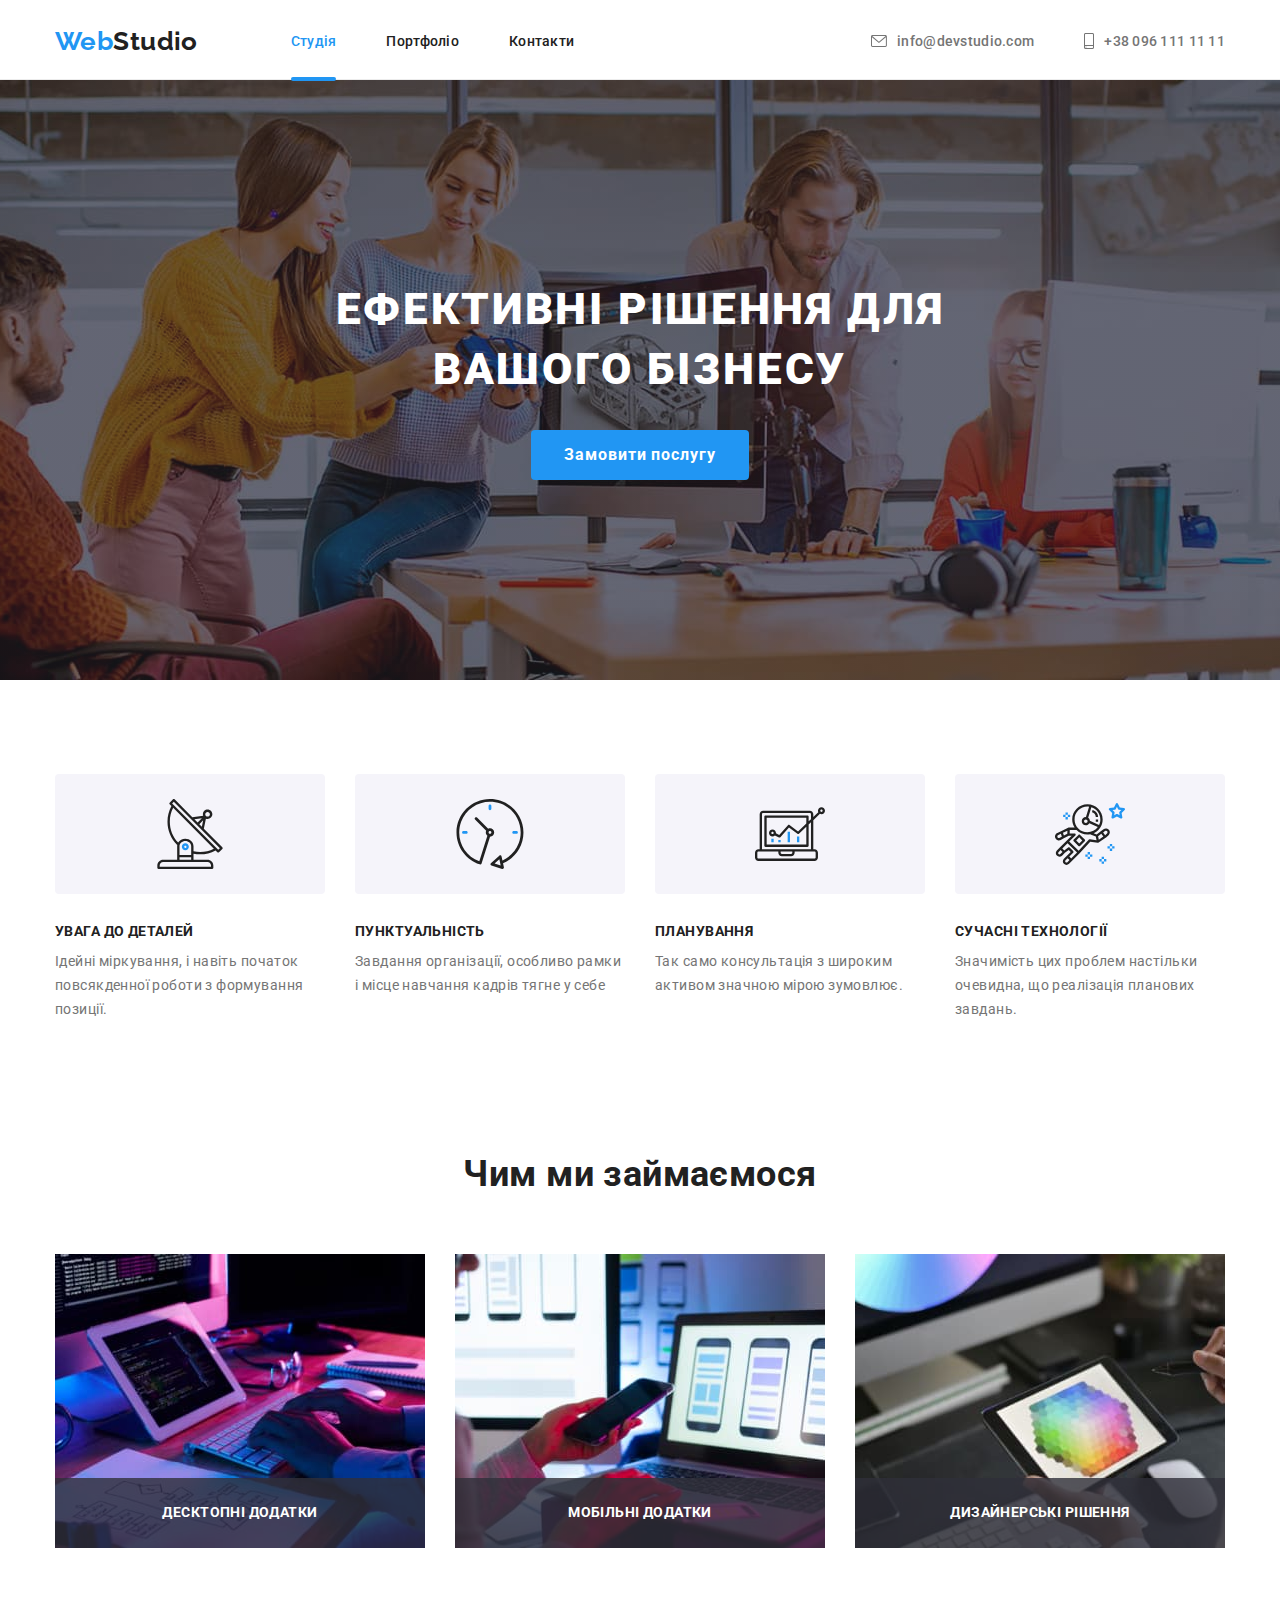
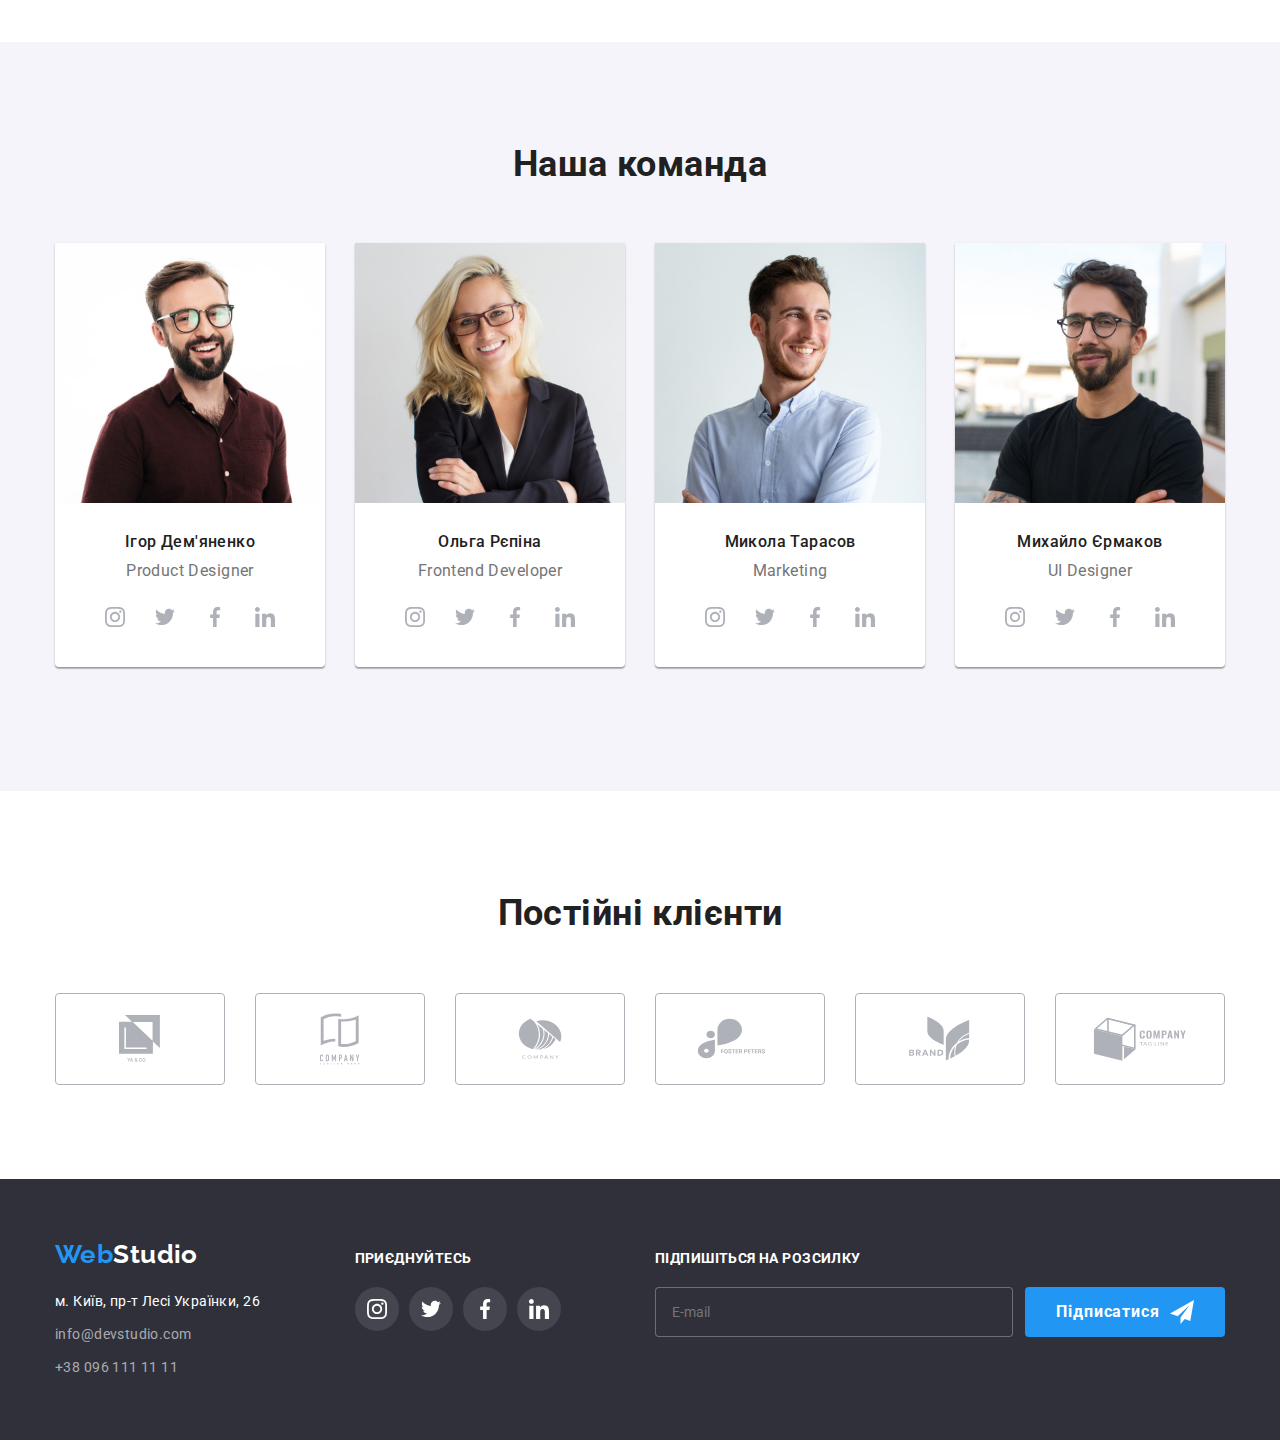
<file: index.html>
<!DOCTYPE html>
<html lang="uk">
  <head>
    <meta charset="UTF-8" />
    <meta http-equiv="X-UA-Compatible" content="IE=edge" />
    <meta name="viewport" content="width=device-width, initial-scale=1.0" />
    <title>WebStudio</title>
    <link rel="preconnect" href="https://fonts.googleapis.com" />
    <link rel="preconnect" href="https://fonts.gstatic.com" crossorigin />
    <link
      href="https://fonts.googleapis.com/css2?family=Raleway:wght@700&family=Roboto:wght@400;500;700;900&display=swap"
      rel="stylesheet"
    />
    <link rel="stylesheet" href="./css/main.min.css" />
  </head>
  <body>
    <header class="header">
      <div class="container header-items">
        <a href="./index.html" class="logo header-logo link"
          >Web<span class="logo-black">Studio</span></a
        >

        <nav class="site-nav">
          <ul class="site-nav-list list">
            <li class="site-nav-item">
              <a class="site-nav-link link current" href="./index.html"
                >Студія</a
              >
            </li>
            <li class="site-nav-item">
              <a class="site-nav-link link" href="./portfolio.html"
                >Портфоліо</a
              >
            </li>
            <li class="site-nav-item">
              <a class="site-nav-link link" href="">Контакти</a>
            </li>
          </ul>
        </nav>

        <ul class="contact list">
          <li class="contact-item">
            <a class="contact-link link" href="mailto:info@devstudio.com"
              ><svg
                class="contact-icon contact-icon-envelope"
                width="16"
                height="12"
              >
                <use href="./images/symbol-defs.svg#icon-envelope"></use>
              </svg>
              info@devstudio.com</a
            >
          </li>
          <li class="contact-item">
            <a class="contact-link link" href="tell:+380961111111"
              ><svg
                class="contact-icon contact-icon-smartphone"
                width="10"
                height="16"
              >
                <use href="./images/symbol-defs.svg#icon-smartphone"></use>
              </svg>

              +38 096 111 11 11</a
            >
          </li>
        </ul>

        <button type="button" class="menu-open" data-menu-open>
          <svg width="40" height="40" aria-label="Перемикач мобільного меню">
            <use href="./images/symbol-defs.svg#icon-menu-40px"></use>
          </svg>
        </button>
      </div>

      <div class="mob-menu is-hidden" data-menu>
        <div class="mob-container">
          <button type="button" class="mob-menu-close" data-menu-close>
            <svg width="40" height="40">
              <use href="./images/symbol-defs.svg#icon-close-40px"></use>
            </svg>
          </button>
          <ul class="mob-menu-list list">
            <li class="mob-menu-item">
              <a class="mob-menu-link link current" href="./index.html"
                >Студія</a
              >
            </li>
            <li class="mob-menu-item">
              <a class="mob-menu-link link" href="./portfolio.html"
                >Портфоліо</a
              >
            </li>
            <li class="mob-menu-item">
              <a class="mob-menu-link link" href="">Контакти</a>
            </li>
          </ul>

          <div class="mob-contacts">
            <ul class="mob-contact list">
              <li class="mob-contact-item">
                <a class="mob-contact-tel link" href="tell:+380961111111"
                  >+38 096 111 11 11</a
                >
              </li>
              <li class="mob-contact-item">
                <a
                  class="mob-contact-mail link"
                  href="mailto:info@devstudio.com"
                >
                  info@devstudio.com</a
                >
              </li>
            </ul>

            <ul class="mob-social list">
              <li class="mob-social-item">
                <a href="" class="mob-social-link link">Instagram</a>
              </li>
              <li class="mob-social-item">
                <a href="" class="mob-social-link link">Twitter</a>
              </li>
              <li class="mob-social-item">
                <a href="" class="mob-social-link link">Facebook</a>
              </li>
              <li class="mob-social-item">
                <a href="" class="mob-social-link link">LinkedIn</a>
              </li>
            </ul>
          </div>
        </div>
      </div>
    </header>
    <main>
      <section class="hero">
        <h1 class="hero--title">
          Ефективні рішення для<br />
          вашого бізнесу
        </h1>
        <button type="button" class="hero--button" data-modal-open>
          Замовити послугу
        </button>
      </section>

      <section class="section features">
        <div class="container">
          <h2 class="section-title visually-hidden">Наші переваги</h2>
          <ul class="features list">
            <li class="features--item">
              <div class="features--pic">
                <svg class="features--icon" width="70" height="70">
                  <use
                    href="./images/symbol-defs.svg#icon-satellite-features"
                  ></use>
                </svg>
              </div>
              <h3 class="features--title title">УВАГА ДО ДЕТАЛЕЙ</h3>
              <p class="features--text">
                Ідейні міркування, і навіть початок повсякденної роботи з
                формування позиції.
              </p>
            </li>
            <li class="features--item">
              <div class="features--pic">
                <svg class="features--icon" width="70" height="70">
                  <use
                    href="./images/symbol-defs.svg#icon-clock-features"
                  ></use>
                </svg>
              </div>
              <h3 class="features--title title">ПУНКТУАЛЬНІСТЬ</h3>
              <p class="features--text">
                Завдання організації, особливо рамки і місце навчання кадрів
                тягне у себе
              </p>
            </li>
            <li class="features--item">
              <div class="features--pic">
                <svg class="features--icon" width="70" height="70">
                  <use
                    href="./images/symbol-defs.svg#icon-diagram-features"
                  ></use>
                </svg>
              </div>
              <h3 class="features--title title">ПЛАНУВАННЯ</h3>
              <p class="features--text">
                Так само консультація з широким активом значною мірою зумовлює.
              </p>
            </li>
            <li class="features--item">
              <div class="features--pic">
                <svg class="features--icon" width="70" height="70">
                  <use
                    href="./images/symbol-defs.svg#icon-astronaut-features"
                  ></use>
                </svg>
              </div>
              <h3 class="features--title title">СУЧАСНІ ТЕХНОЛОГІЇ</h3>
              <p class="features--text">
                Значимість цих проблем настільки очевидна, що реалізація
                планових завдань.
              </p>
            </li>
          </ul>
        </div>
      </section>

      <section class="section work">
        <div class="container">
          <h2 class="section-title">Чим ми займаємося</h2>
          <ul class="work--list list">
            <li class="work--item">
              <div class="work--thumb">
                <img
                  srcset="
                    ./images/work/box-1.jpg    1x,
                    ./images/work/box-1-2x.jpg 2x
                  "
                  src="./images/work/box-1.jpg"
                  alt="пише код на комп'ютері"
                  width="370"
                />
                <div class="work--overlay">
                  <h3 class="work--title title">Десктопні додатки</h3>
                </div>
              </div>
            </li>
            <li class="work--item">
              <div class="work--thumb">
                <img
                  srcset="
                    ./images/work/box-2.jpg    1x,
                    ./images/work/box-2-2x.jpg 2x
                  "
                  src="./images/work/box-2.jpg"
                  alt="обирає мобільний інтерфейс"
                  width="370"
                />
                <div class="work--overlay">
                  <h3 class="work--title title">Мобільні додатки</h3>
                </div>
              </div>
            </li>
            <li class="work--item">
              <div class="work--thumb">
                <img
                  srcset="
                    ./images/work/box-3.jpg    1x,
                    ./images/work/box-3-2x.jpg 2x
                  "
                  src="./images/work/box-3.jpg"
                  alt="обирає колір на планшеті"
                  width="370"
                />
                <div class="work--overlay">
                  <h3 class="work--title title">Дизайнерські рішення</h3>
                </div>
              </div>
            </li>
          </ul>
        </div>
      </section>

      <section class="section team">
        <div class="container">
          <h2 class="section-title">Наша команда</h2>
          <ul class="team-list list">
            <li class="team-item">
              <picture>
                <source
                  srcset="
                    ./images/team/team-1.jpg         1x,
                    ./images/team/team-1-desk-2x.jpg 2x
                  "
                  media="(min-width: 1200px)"
                />
                <source
                  srcset="
                    ./images/team/team-1-tab.jpg    1x,
                    ./images/team/team-1-tab-2x.jpg 2x
                  "
                  media="(min-width: 768px)"
                />
                <source
                  srcset="
                    ./images/team/team-1-mob.jpg    1x,
                    ./images/team/team-1-mob-2x.jpg 2x
                  "
                  media="(max-width: 767px)"
                />
                <img src="./images/team/team-1.jpg" alt="фото 1" width="450" />
              </picture>

              <div class="team-card">
                <h3 class="team-name">Ігор Дем'яненко</h3>
                <p class="team-title" lang="en">Product Designer</p>
                <ul class="social list">
                  <li class="social-item">
                    <a href="" class="social-link">
                      <svg class="social-icon" width="20" height="20">
                        <use
                          href="./images/symbol-defs.svg#icon-instagram"
                        ></use>
                      </svg>
                    </a>
                  </li>
                  <li class="social-item">
                    <a href="" class="social-link">
                      <svg class="social-icon" width="20" height="20">
                        <use href="./images/symbol-defs.svg#icon-twitter"></use>
                      </svg>
                    </a>
                  </li>
                  <li class="social-item">
                    <a href="" class="social-link">
                      <svg class="social-icon" width="20" height="20">
                        <use
                          href="./images/symbol-defs.svg#icon-facebook"
                        ></use>
                      </svg>
                    </a>
                  </li>
                  <li class="social-item">
                    <a href="" class="social-link">
                      <svg class="social-icon" width="20" height="20">
                        <use
                          href="./images/symbol-defs.svg#icon-linkedin"
                        ></use>
                      </svg>
                    </a>
                  </li>
                </ul>
              </div>
            </li>
            <li class="team-item">
              <picture>
                <source
                  srcset="
                    ./images/team/team-2.jpg         1x,
                    ./images/team/team-2-desk-2x.jpg 2x
                  "
                  media="(min-width: 1200px)"
                />
                <source
                  srcset="
                    ./images/team/team-2-tab.jpg    1x,
                    ./images/team/team-2-tab-2x.jpg 2x
                  "
                  media="(min-width: 768px)"
                />
                <source
                  srcset="
                    ./images/team/team-2-mob.jpg    1x,
                    ./images/team/team-2-mob-2x.jpg 2x
                  "
                  media="(max-width: 767px)"
                />
                <img src="./images/team/team-2.jpg" alt="фото 1" width="450" />
              </picture>
              <div class="team-card">
                <h3 class="team-name">Ольга Рєпіна</h3>
                <p class="team-title" lang="en">Frontend Developer</p>
                <ul class="social list">
                  <li class="social-item">
                    <a href="" class="social-link">
                      <svg class="social-icon" width="20" height="20">
                        <use
                          href="./images/symbol-defs.svg#icon-instagram"
                        ></use>
                      </svg>
                    </a>
                  </li>
                  <li class="social-item">
                    <a href="" class="social-link">
                      <svg class="social-icon" width="20" height="20">
                        <use href="./images/symbol-defs.svg#icon-twitter"></use>
                      </svg>
                    </a>
                  </li>
                  <li class="social-item">
                    <a href="" class="social-link">
                      <svg class="social-icon" width="20" height="20">
                        <use
                          href="./images/symbol-defs.svg#icon-facebook"
                        ></use>
                      </svg>
                    </a>
                  </li>
                  <li class="social-item">
                    <a href="" class="social-link">
                      <svg class="social-icon" width="20" height="20">
                        <use
                          href="./images/symbol-defs.svg#icon-linkedin"
                        ></use>
                      </svg>
                    </a>
                  </li>
                </ul>
              </div>
            </li>
            <li class="team-item">
              <picture>
                <source
                  srcset="
                    ./images/team/team-3.jpg         1x,
                    ./images/team/team-3-desk-2x.jpg 2x
                  "
                  media="(min-width: 1200px)"
                />
                <source
                  srcset="
                    ./images/team/team-3-tab.jpg    1x,
                    ./images/team/team-3-tab-2x.jpg 2x
                  "
                  media="(min-width: 768px)"
                />
                <source
                  srcset="
                    ./images/team/team-3-mob.jpg    1x,
                    ./images/team/team-3-mob-2x.jpg 2x
                  "
                  media="(max-width: 767px)"
                />
                <img src="./images/team/team-3.jpg" alt="фото 1" width="450" />
              </picture>
              <div class="team-card">
                <h3 class="team-name">Микола Тарасов</h3>
                <p class="team-title" lang="en">Marketing</p>
                <ul class="social list">
                  <li class="social-item">
                    <a href="" class="social-link">
                      <svg class="social-icon" width="20" height="20">
                        <use
                          href="./images/symbol-defs.svg#icon-instagram"
                        ></use>
                      </svg>
                    </a>
                  </li>
                  <li class="social-item">
                    <a href="" class="social-link">
                      <svg class="social-icon" width="20" height="20">
                        <use href="./images/symbol-defs.svg#icon-twitter"></use>
                      </svg>
                    </a>
                  </li>
                  <li class="social-item">
                    <a href="" class="social-link">
                      <svg class="social-icon" width="20" height="20">
                        <use
                          href="./images/symbol-defs.svg#icon-facebook"
                        ></use>
                      </svg>
                    </a>
                  </li>
                  <li class="social-item">
                    <a href="" class="social-link">
                      <svg class="social-icon" width="20" height="20">
                        <use
                          href="./images/symbol-defs.svg#icon-linkedin"
                        ></use>
                      </svg>
                    </a>
                  </li>
                </ul>
              </div>
            </li>
            <li class="team-item">
              <picture>
                <source
                  srcset="
                    ./images/team/team-4.jpg         1x,
                    ./images/team/team-4-desk-2x.jpg 2x
                  "
                  media="(min-width: 1200px)"
                />
                <source
                  srcset="
                    ./images/team/team-4-tab.jpg    1x,
                    ./images/team/team-4-tab-2x.jpg 2x
                  "
                  media="(min-width: 768px)"
                />
                <source
                  srcset="
                    ./images/team/team-4-mob.jpg    1x,
                    ./images/team/team-4-mob-2x.jpg 2x
                  "
                  media="(max-width: 767px)"
                />
                <img src="./images/team/team-4.jpg" alt="фото 1" width="450" />
              </picture>
              <div class="team-card">
                <h3 class="team-name">Михайло Єрмаков</h3>
                <p class="team-title" lang="en">UI Designer</p>
                <ul class="social list">
                  <li class="social-item">
                    <a href="" class="social-link">
                      <svg class="social-icon" width="20" height="20">
                        <use
                          href="./images/symbol-defs.svg#icon-instagram"
                        ></use>
                      </svg>
                    </a>
                  </li>
                  <li class="social-item">
                    <a href="" class="social-link">
                      <svg class="social-icon" width="20" height="20">
                        <use href="./images/symbol-defs.svg#icon-twitter"></use>
                      </svg>
                    </a>
                  </li>
                  <li class="social-item">
                    <a href="" class="social-link">
                      <svg class="social-icon" width="20" height="20">
                        <use
                          href="./images/symbol-defs.svg#icon-facebook"
                        ></use>
                      </svg>
                    </a>
                  </li>
                  <li class="social-item">
                    <a href="" class="social-link">
                      <svg class="social-icon" width="20" height="20">
                        <use
                          href="./images/symbol-defs.svg#icon-linkedin"
                        ></use>
                      </svg>
                    </a>
                  </li>
                </ul>
              </div>
            </li>
          </ul>
        </div>
      </section>

      <section class="section">
        <div class="container">
          <h2 class="section-title">Постійні клієнти</h2>
          <ul class="client list">
            <li class="client-item">
              <a class="client-link link" href=" ">
                <svg class="client-icon" width="41" height="47">
                  <use href="./images/symbol-defs.svg#icon-client-1"></use>
                </svg>
              </a>
            </li>
            <li class="client-item">
              <a class="client-link link" href=" ">
                <svg class="client-icon" width="40" height="52">
                  <use href="./images/symbol-defs.svg#icon-client-2"></use>
                </svg>
              </a>
            </li>
            <li class="client-item">
              <a class="client-link link" href=" ">
                <svg class="client-icon" width="44" height="41">
                  <use href="./images/symbol-defs.svg#icon-client-3"></use>
                </svg>
              </a>
            </li>
            <li class="client-item">
              <a class="client-link link" href=" ">
                <svg class="client-icon" width="85" height="41">
                  <use href="./images/symbol-defs.svg#icon-client-4"></use>
                </svg>
              </a>
            </li>
            <li class="client-item">
              <a class="client-link link" href=" ">
                <svg class="client-icon" width="63" height="45">
                  <use href="./images/symbol-defs.svg#icon-client-5"></use>
                </svg>
              </a>
            </li>
            <li class="client-item">
              <a class="client-link link" href=" ">
                <svg class="client-icon" width="94" height="44">
                  <use href="./images/symbol-defs.svg#icon-client-6"></use>
                </svg>
              </a>
            </li>
          </ul>
        </div>
      </section>
    </main>
    <footer class="footer">
      <div class="container footer-flex">
        <div class="footer-address">
          <a href="./index.html" class="logo footer-logo link"
            >Web<span class="logo-white">Studio</span></a
          >
          <address class="address">
            <ul class="address-list list">
              <li class="address-item">
                <a
                  class="address-link primary link"
                  href="https://goo.gl/maps/5jb4CAZ57KKGYozQA"
                  target="_blank"
                  rel="noopener noreferrer nofollow"
                  >м. Київ, пр-т Лесі Українки, 26</a
                >
              </li>
              <li class="address-item">
                <a
                  class="address-link secondary link"
                  href="mailto:info@devstudio.com"
                  >info@devstudio.com</a
                >
              </li>
              <li class="address-item">
                <a class="address-link secondary link" href="tell:+380961111111"
                  >+38 096 111 11 11</a
                >
              </li>
            </ul>
          </address>
        </div>

        <div class="footer-social">
          <p class="footer-call-to-action">Приєднуйтесь</p>
          <ul class="footer-social-list list">
            <li class="footer-social-item">
              <a href="" class="footer-social-link">
                <svg class="footer-social-icon" width="20" height="20">
                  <use href="./images/symbol-defs.svg#icon-instagram"></use>
                </svg>
              </a>
            </li>
            <li class="footer-social-item">
              <a href="" class="footer-social-link">
                <svg class="footer-social-icon" width="20" height="20">
                  <use href="./images/symbol-defs.svg#icon-twitter"></use>
                </svg>
              </a>
            </li>
            <li class="footer-social-item">
              <a href="" class="footer-social-link">
                <svg class="footer-social-icon" width="20" height="20">
                  <use href="./images/symbol-defs.svg#icon-facebook"></use>
                </svg>
              </a>
            </li>
            <li class="footer-social-item">
              <a href="" class="footer-social-link">
                <svg class="footer-social-icon" width="20" height="20">
                  <use href="./images/symbol-defs.svg#icon-linkedin"></use>
                </svg>
              </a>
            </li>
          </ul>
        </div>

        <form class="subscription">
          <p class="footer-call-to-action">Підпишіться на розсилку</p>
          <div class="subscription-wrapper">
            <input
              type="email"
              name="email"
              id="email"
              placeholder="E-mail"
              class="subscription-input"
            />
            <button type="submit" class="subscription-btn">
              Підписатися<svg class="send-icon" width="24" height="24">
                <use href="./images/symbol-defs.svg#icon-send"></use>
              </svg>
            </button>
          </div>
        </form>
      </div>
    </footer>

    <div class="backdrop is-hidden" data-modal>
      <div class="modal">
        <button type="button" class="modal-btn-close" data-modal-close>
          <svg class="modal-icon-close" width="11" height="11">
            <use href="./images/symbol-defs.svg#icon-close"></use>
          </svg>
        </button>
        <p class="modal-title">Залиште свої дані, ми вам передзвонимо</p>
        <form class="modal-form">
          <div class="modal-field">
            <label for="name" class="modal-label">Ім'я</label>

            <input
              type="text"
              name="user-name"
              id="name"
              class="modal-input"
              required
            />
            <svg class="modal-user-icon" width="18" height="18">
              <use href="./images/symbol-defs.svg#icon-user"></use>
            </svg>
          </div>

          <div class="modal-field">
            <label for="tel" class="modal-label">Телефон</label>

            <input
              type="tel"
              name="user-tel"
              id="tel"
              class="modal-input"
              required
            />
            <svg class="modal-user-icon" width="18" height="18">
              <use href="./images/symbol-defs.svg#icon-phone"></use>
            </svg>
          </div>

          <div class="modal-field">
            <label for="user-email" class="modal-label">Пошта</label>

            <input
              type="email"
              name="user-email"
              id="user-email"
              class="modal-input"
              required
            />
            <svg class="modal-user-icon" width="18" height="18">
              <use href="./images/symbol-defs.svg#icon-email"></use>
            </svg>
          </div>

          <label for="comment" class="modal-label">Коментар</label>
          <textarea
            name="user-comment"
            id="comment"
            class="modal-comment"
            placeholder="Введіть текст"
          ></textarea>

          <label for="policy" class="checkbox-label"
            ><input
              type="checkbox"
              name="policy-check"
              id="policy"
              class="checkbox"
            />

            <svg class="checkbox-icon-none" width="16" height="15">
              <use href="./images/symbol-defs.svg#icon-check-none"></use>
            </svg>

            <svg class="checkbox-icon" width="16" height="15">
              <use href="./images/symbol-defs.svg#icon-check"></use>
            </svg>
            <span class="checkbox-text"
              >Погоджуюся з розсилкою та приймаю
              <a href="" class="checkbox-link"> Умови договору</a></span
            >
          </label>

          <button type="submit" class="btn modal-btn-submit">Відправити</button>
        </form>
      </div>
    </div>

    <script src="./js/mobile-menu.js"></script>
    <script src="./js/modal.js"></script>
  </body>
</html>
</file>
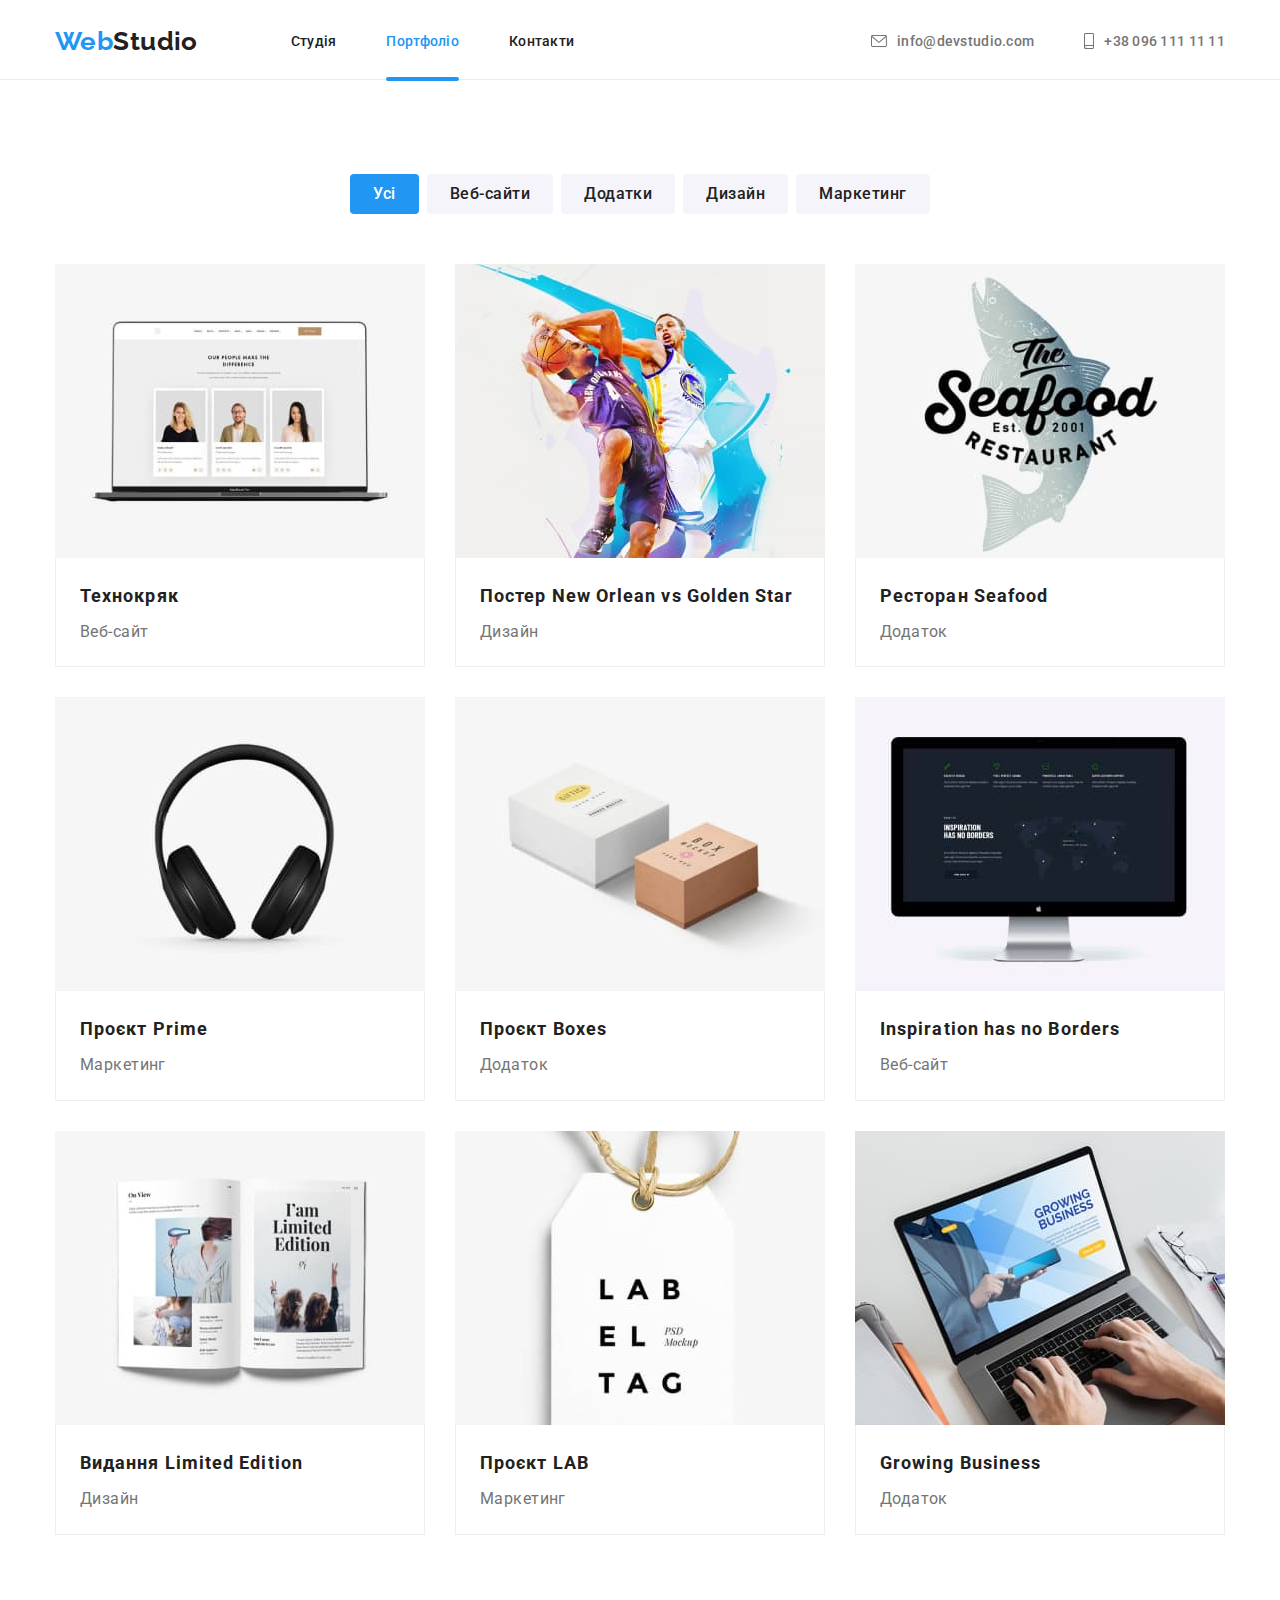
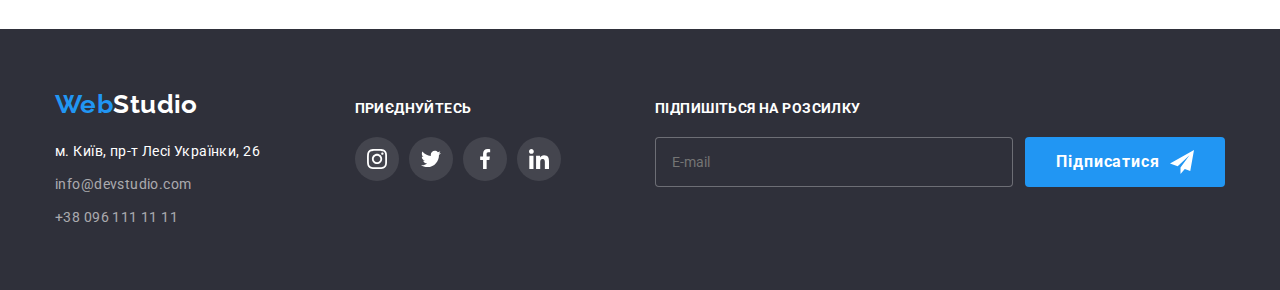
<file: portfolio.html>
<!DOCTYPE html>
<html lang="uk">
  <head>
    <meta charset="UTF-8" />
    <meta http-equiv="X-UA-Compatible" content="IE=edge" />
    <meta name="viewport" content="width=device-width, initial-scale=1.0" />
    <title>WebStudio</title>
    <link rel="preconnect" href="https://fonts.googleapis.com" />
    <link rel="preconnect" href="https://fonts.gstatic.com" crossorigin />
    <link
      href="https://fonts.googleapis.com/css2?family=Raleway:wght@700&family=Roboto:wght@400;500;700;900&display=swap"
      rel="stylesheet"
    />
    <link rel="stylesheet" href="./css/main.min.css" />
  </head>
  <body>
    <header class="header">
      <div class="container header-items">
        <a href="./index.html" class="logo header-logo link"
          >Web<span class="logo-black">Studio</span></a
        >
        <nav class="site-nav">
          <ul class="site-nav-list list">
            <li class="site-nav-item">
              <a class="site-nav-link link" href="./index.html">Студія</a>
            </li>
            <li class="site-nav-item">
              <a class="site-nav-link link current" href="./portfolio.html"
                >Портфоліо</a
              >
            </li>
            <li class="site-nav-item">
              <a class="site-nav-link link" href="">Контакти</a>
            </li>
          </ul>
        </nav>

        <ul class="contact list">
          <li class="contact-item">
            <a class="contact-link link" href="mailto:info@devstudio.com"
              ><svg class="contact-icon" width="16" height="12">
                <use href="./images/symbol-defs.svg#icon-envelope"></use>
              </svg>
              info@devstudio.com</a
            >
          </li>
          <li class="contact-item">
            <a class="contact-link link" href="tell:+380961111111"
              ><svg class="contact-icon" width="10" height="16">
                <use href="./images/symbol-defs.svg#icon-smartphone"></use>
              </svg>
              +38 096 111 11 11</a
            >
          </li>
        </ul>

        <button type="button" class="menu-open" data-menu-open>
          <svg width="40" height="40" aria-label="Перемикач мобільного меню">
            <use href="./images/symbol-defs.svg#icon-menu-40px"></use>
          </svg>
        </button>
      </div>

      <div class="mob-menu is-hidden" data-menu>
        <div class="mob-container">
          <button type="button" class="mob-menu-close" data-menu-close>
            <svg width="40" height="40">
              <use href="./images/symbol-defs.svg#icon-close-40px"></use>
            </svg>
          </button>
          <ul class="mob-menu-list list">
            <li class="mob-menu-item">
              <a class="mob-menu-link link" href="./index.html">Студія</a>
            </li>
            <li class="mob-menu-item">
              <a class="mob-menu-link link current" href="./portfolio.html"
                >Портфоліо</a
              >
            </li>
            <li class="mob-menu-item">
              <a class="mob-menu-link link" href="">Контакти</a>
            </li>
          </ul>

          <div class="mob-contacts">
            <ul class="mob-contact list">
              <li class="mob-contact-item">
                <a class="mob-contact-tel link" href="tell:+380961111111"
                  >+38 096 111 11 11</a
                >
              </li>
              <li class="mob-contact-item">
                <a
                  class="mob-contact-mail link"
                  href="mailto:info@devstudio.com"
                >
                  info@devstudio.com</a
                >
              </li>
            </ul>

            <ul class="mob-social list">
              <li class="mob-social-item">
                <a href="" class="mob-social-link link">Instagram</a>
              </li>
              <li class="mob-social-item">
                <a href="" class="mob-social-link link">Twitter</a>
              </li>
              <li class="mob-social-item">
                <a href="" class="mob-social-link link">Facebook</a>
              </li>
              <li class="mob-social-item">
                <a href="" class="mob-social-link link">LinkedIn</a>
              </li>
            </ul>
          </div>
        </div>
      </div>
    </header>

    <main>
      <section class="section">
        <div class="container">
          <h1 class="section-title visually-hidden">Портфоліо</h1>
          <ul class="filter list">
            <li class="filter-item">
              <button type="button" class="filter-button current">Усі</button>
            </li>
            <li class="filter-item">
              <button type="button" class="filter-button">Веб-сайти</button>
            </li>
            <li class="filter-item">
              <button type="button" class="filter-button">Додатки</button>
            </li>
            <li class="filter-item">
              <button type="button" class="filter-button">Дизайн</button>
            </li>
            <li class="filter-item">
              <button type="button" class="filter-button">Маркетинг</button>
            </li>
          </ul>

          <ul class="project list">
            <li class="project-item">
              <a href="" class="project-link link">
                <div class="project-thumb">
                  <picture>
                    <source
                      srcset="
                        ./images/portfolio/port-1-desk.jpg    1x,
                        ./images/portfolio/port-1-desk-2x.jpg 2x
                      "
                      media="(min-width: 1200px)"
                    />
                    <source
                      srcset="
                        ./images/portfolio/port-1-tab.jpg    1x,
                        ./images/portfolio/port-1-tab-2x.jpg 2x
                      "
                      media="(min-width: 768px)"
                    />
                    <source
                      srcset="
                        ./images/portfolio/port-1-mob.jpg    1x,
                        ./images/portfolio/port-1-mob-2x.jpg 2x
                      "
                      media="(max-width: 767px)"
                    />
                    <img
                      src="./images/portfolio/port-1-desk.jpg"
                      alt="Сторінка веб-сайту на екрані лептопа"
                      width="450"
                    />
                  </picture>

                  <div class="project-overlay">
                    <p class="project-text">
                      Ресурс пропонує комплексні пропозиції з різним рівнем
                      функціоналу та сервісів. Все це дозволить відвідувачу
                      отримати вичерпні відомості про компанію чи приватну
                      особу.
                    </p>
                  </div>
                </div>
                <div class="project-description">
                  <h2 class="project-title">Технокряк</h2>
                  <p class="project-type">Веб-сайт</p>
                </div></a
              >
            </li>
            <li class="project-item">
              <a href="" class="project-link link"
                ><div class="project-thumb">
                  <picture>
                    <source
                      srcset="
                        ./images/portfolio/port-2-desk.jpg    1x,
                        ./images/portfolio/port-2-desk-2x.jpg 2x
                      "
                      media="(min-width: 1200px)"
                    />
                    <source
                      srcset="
                        ./images/portfolio/port-2-tab.jpg    1x,
                        ./images/portfolio/port-2-tab-2x.jpg 2x
                      "
                      media="(min-width: 768px)"
                    />
                    <source
                      srcset="
                        ./images/portfolio/port-2-mob.jpg    1x,
                        ./images/portfolio/port-2-mob-2x.jpg 2x
                      "
                      media="(max-width: 767px)"
                    />
                    <img
                      src="./images/portfolio/port-2-desk.jpg"
                      alt="Два баскетболісти грають у м'яч"
                      width="450"
                    />
                  </picture>

                  <div class="project-overlay">
                    <p class="project-text">
                      Ресурс пропонує комплексні пропозиції з різним рівнем
                      функціоналу та сервісів. Все це дозволить відвідувачу
                      отримати вичерпні відомості про компанію чи приватну
                      особу.
                    </p>
                  </div>
                </div>
                <div class="project-description">
                  <h2 class="project-title">
                    Постер <span lang="en">New Orlean vs Golden Star</span>
                  </h2>
                  <p class="project-type">Дизайн</p>
                </div></a
              >
            </li>
            <li class="project-item">
              <a href="" class="project-link link"
                ><div class="project-thumb">
                  <picture>
                    <source
                      srcset="
                        ./images/portfolio/port-3-desk.jpg    1x,
                        ./images/portfolio/port-3-desk-2x.jpg 2x
                      "
                      media="(min-width: 1200px)"
                    />
                    <source
                      srcset="
                        ./images/portfolio/port-3-tab.jpg    1x,
                        ./images/portfolio/port-3-tab-2x.jpg 2x
                      "
                      media="(min-width: 768px)"
                    />
                    <source
                      srcset="
                        ./images/portfolio/port-3-mob.jpg    1x,
                        ./images/portfolio/port-3-mob-2x.jpg 2x
                      "
                      media="(max-width: 767px)"
                    />
                    <img
                      src="./images/portfolio/port-3-desk.jpg"
                      alt="Логотип ресторану"
                      width="450"
                    />
                  </picture>

                  <div class="project-overlay">
                    <p class="project-text">
                      Ресурс пропонує комплексні пропозиції з різним рівнем
                      функціоналу та сервісів. Все це дозволить відвідувачу
                      отримати вичерпні відомості про компанію чи приватну
                      особу.
                    </p>
                  </div>
                </div>
                <div class="project-description">
                  <h2 class="project-title">
                    Ресторан <span lang="en">Seafood</span>
                  </h2>
                  <p class="project-type">Додаток</p>
                </div></a
              >
            </li>
            <li class="project-item">
              <a href="" class="project-link link">
                <div class="project-thumb">
                  <picture>
                    <source
                      srcset="
                        ./images/portfolio/port-4-desk.jpg    1x,
                        ./images/portfolio/port-4-desk-2x.jpg 2x
                      "
                      media="(min-width: 1200px)"
                    />
                    <source
                      srcset="
                        ./images/portfolio/port-4-tab.jpg    1x,
                        ./images/portfolio/port-4-tab-2x.jpg 2x
                      "
                      media="(min-width: 768px)"
                    />
                    <source
                      srcset="
                        ./images/portfolio/port-4-mob.jpg    1x,
                        ./images/portfolio/port-4-mob-2x.jpg 2x
                      "
                      media="(max-width: 767px)"
                    />
                    <img
                      src="./images/portfolio/port-4-desk.jpg"
                      alt="Навушники"
                      width="450"
                    />
                  </picture>

                  <div class="project-overlay">
                    <p class="project-text">
                      Ресурс пропонує комплексні пропозиції з різним рівнем
                      функціоналу та сервісів. Все це дозволить відвідувачу
                      отримати вичерпні відомості про компанію чи приватну
                      особу.
                    </p>
                  </div>
                </div>
                <div class="project-description">
                  <h2 class="project-title">
                    Проєкт <span lang="en">Prime</span>
                  </h2>
                  <p class="project-type">Маркетинг</p>
                </div></a
              >
            </li>
            <li class="project-item">
              <a href="" class="project-link link"
                ><div class="project-thumb">
                  <picture>
                    <source
                      srcset="
                        ./images/portfolio/port-5-desk.jpg    1x,
                        ./images/portfolio/port-5-desk-2x.jpg 2x
                      "
                      media="(min-width: 1200px)"
                    />
                    <source
                      srcset="
                        ./images/portfolio/port-5-tab.jpg    1x,
                        ./images/portfolio/port-5-tab-2x.jpg 2x
                      "
                      media="(min-width: 768px)"
                    />
                    <source
                      srcset="
                        ./images/portfolio/port-5-mob.jpg    1x,
                        ./images/portfolio/port-5-mob-2x.jpg 2x
                      "
                      media="(max-width: 767px)"
                    />
                    <img
                      src="./images/portfolio/port-5-desk.jpg"
                      alt="Дві коробки"
                      width="450"
                    />
                  </picture>

                  <div class="project-overlay">
                    <p class="project-text">
                      Ресурс пропонує комплексні пропозиції з різним рівнем
                      функціоналу та сервісів. Все це дозволить відвідувачу
                      отримати вичерпні відомості про компанію чи приватну
                      особу.
                    </p>
                  </div>
                </div>
                <div class="project-description">
                  <h2 class="project-title">
                    Проєкт <span lang="en">Boxes</span>
                  </h2>
                  <p class="project-type">Додаток</p>
                </div></a
              >
            </li>
            <li class="project-item">
              <a href="" class="project-link link"
                ><div class="project-thumb">
                  <picture>
                    <source
                      srcset="
                        ./images/portfolio/port-6-desk.jpg    1x,
                        ./images/portfolio/port-6-desk-2x.jpg 2x
                      "
                      media="(min-width: 1200px)"
                    />
                    <source
                      srcset="
                        ./images/portfolio/port-6-tab.jpg    1x,
                        ./images/portfolio/port-6-tab-2x.jpg 2x
                      "
                      media="(min-width: 768px)"
                    />
                    <source
                      srcset="
                        ./images/portfolio/port-6-mob.jpg    1x,
                        ./images/portfolio/port-6-mob-2x.jpg 2x
                      "
                      media="(max-width: 767px)"
                    />
                    <img
                      src="./images/portfolio/port-6 -desk.jpg"
                      alt="Сторінка веб-сайту на моніторі"
                      width="450"
                    />
                  </picture>

                  <div class="project-overlay">
                    <p class="project-text">
                      Ресурс пропонує комплексні пропозиції з різним рівнем
                      функціоналу та сервісів. Все це дозволить відвідувачу
                      отримати вичерпні відомості про компанію чи приватну
                      особу.
                    </p>
                  </div>
                </div>
                <div class="project-description">
                  <h2 class="project-title" lang="en">
                    Inspiration has no Borders
                  </h2>
                  <p class="project-type">Веб-сайт</p>
                </div></a
              >
            </li>
            <li class="project-item">
              <a href="" class="project-link link"
                ><div class="project-thumb">
                  <picture>
                    <source
                      srcset="
                        ./images/portfolio/port-7-desk.jpg    1x,
                        ./images/portfolio/port-7-desk-2x.jpg 2x
                      "
                      media="(min-width: 1200px)"
                    />
                    <source
                      srcset="
                        ./images/portfolio/port-7-tab.jpg    1x,
                        ./images/portfolio/port-7-tab-2x.jpg 2x
                      "
                      media="(min-width: 768px)"
                    />
                    <source
                      srcset="
                        ./images/portfolio/port-7-mob.jpg    1x,
                        ./images/portfolio/port-7-mob-2x.jpg 2x
                      "
                      media="(max-width: 767px)"
                    />
                    <img
                      src="./images/portfolio/port-7-desk.jpg"
                      alt="Розворот друкованого видання"
                      width="450"
                    />
                  </picture>

                  <div class="project-overlay">
                    <p class="project-text">
                      Ресурс пропонує комплексні пропозиції з різним рівнем
                      функціоналу та сервісів. Все це дозволить відвідувачу
                      отримати вичерпні відомості про компанію чи приватну
                      особу.
                    </p>
                  </div>
                </div>
                <div class="project-description">
                  <h2 class="project-title">
                    Видання <span lang="en"> Limited Edition</span>
                  </h2>
                  <p class="project-type">Дизайн</p>
                </div></a
              >
            </li>
            <li class="project-item">
              <a href="" class="project-link link"
                ><div class="project-thumb">
                  <picture>
                    <source
                      srcset="
                        ./images/portfolio/port-8-desk.jpg    1x,
                        ./images/portfolio/port-8-desk-2x.jpg 2x
                      "
                      media="(min-width: 1200px)"
                    />
                    <source
                      srcset="
                        ./images/portfolio/port-8-tab.jpg    1x,
                        ./images/portfolio/port-8-tab-2x.jpg 2x
                      "
                      media="(min-width: 768px)"
                    />
                    <source
                      srcset="
                        ./images/portfolio/port-8-mob.jpg    1x,
                        ./images/portfolio/port-8-mob-2x.jpg 2x
                      "
                      media="(max-width: 767px)"
                    />
                    <img
                      src="./images/portfolio/port-8-desk.jpg"
                      alt="Паперова лейба з текстом"
                      width="450"
                    />
                  </picture>

                  <div class="project-overlay">
                    <p class="project-text">
                      Ресурс пропонує комплексні пропозиції з різним рівнем
                      функціоналу та сервісів. Все це дозволить відвідувачу
                      отримати вичерпні відомості про компанію чи приватну
                      особу.
                    </p>
                  </div>
                </div>
                <div class="project-description">
                  <h2 class="project-title">
                    Проєкт <span lang="en">LAB</span>
                  </h2>
                  <p class="project-type">Маркетинг</p>
                </div></a
              >
            </li>
            <li class="project-item">
              <a href="" class="project-link link"
                ><div class="project-thumb">
                  <picture>
                    <source
                      srcset="
                        ./images/portfolio/port-9-desk.jpg    1x,
                        ./images/portfolio/port-9-desk-2x.jpg 2x
                      "
                      media="(min-width: 1200px)"
                    />
                    <source
                      srcset="
                        ./images/portfolio/port-9-tab.jpg    1x,
                        ./images/portfolio/port-9-tab-2x.jpg 2x
                      "
                      media="(min-width: 768px)"
                    />
                    <source
                      srcset="
                        ./images/portfolio/port-9-mob.jpg    1x,
                        ./images/portfolio/port-9-mob-2x.jpg 2x
                      "
                      media="(max-width: 767px)"
                    />
                    <img
                      src="./images/portfolio/port-9-desk.jpg"
                      alt="Сторінка додатку на екрані лептопу"
                      width="450"
                    />
                  </picture>

                  <div class="project-overlay">
                    <p class="project-text">
                      Ресурс пропонує комплексні пропозиції з різним рівнем
                      функціоналу та сервісів. Все це дозволить відвідувачу
                      отримати вичерпні відомості про компанію чи приватну
                      особу.
                    </p>
                  </div>
                </div>
                <div class="project-description">
                  <h2 class="project-title" lang="en">Growing Business</h2>
                  <p class="project-type">Додаток</p>
                </div></a
              >
            </li>
          </ul>
        </div>
      </section>
    </main>

    <!-- Футер -->
    <footer class="footer">
      <div class="container footer-flex">
        <div class="footer-address">
          <a href="./index.html" class="logo footer-logo link"
            >Web<span class="logo-white">Studio</span></a
          >
          <address class="address">
            <ul class="address-list list">
              <li class="address-item">
                <a
                  class="address-link primary link"
                  href="https://goo.gl/maps/5jb4CAZ57KKGYozQA"
                  target="_blank"
                  rel="noopener noreferrer nofollow"
                  >м. Київ, пр-т Лесі Українки, 26</a
                >
              </li>
              <li class="address-item">
                <a
                  class="address-link secondary link"
                  href="mailto:info@devstudio.com"
                  >info@devstudio.com</a
                >
              </li>
              <li class="address-item">
                <a class="address-link secondary link" href="tell:+380961111111"
                  >+38 096 111 11 11</a
                >
              </li>
            </ul>
          </address>
        </div>

        <div class="footer-social">
          <p class="footer-call-to-action">Приєднуйтесь</p>
          <ul class="footer-social-list list">
            <li class="footer-social-item">
              <a href="" class="footer-social-link">
                <svg class="footer-social-icon" width="20" height="20">
                  <use href="./images/symbol-defs.svg#icon-instagram"></use>
                </svg>
              </a>
            </li>
            <li class="footer-social-item">
              <a href="" class="footer-social-link">
                <svg class="footer-social-icon" width="20" height="20">
                  <use href="./images/symbol-defs.svg#icon-twitter"></use>
                </svg>
              </a>
            </li>
            <li class="footer-social-item">
              <a href="" class="footer-social-link">
                <svg class="footer-social-icon" width="20" height="20">
                  <use href="./images/symbol-defs.svg#icon-facebook"></use>
                </svg>
              </a>
            </li>
            <li class="footer-social-item">
              <a href="" class="footer-social-link">
                <svg class="footer-social-icon" width="20" height="20">
                  <use href="./images/symbol-defs.svg#icon-linkedin"></use>
                </svg>
              </a>
            </li>
          </ul>
        </div>

        <form class="subscription">
          <p class="footer-call-to-action">Підпишіться на розсилку</p>
          <div class="subscription-wrapper">
            <input
              type="email"
              name="email"
              id="email"
              placeholder="E-mail"
              class="subscription-input"
            />
            <button type="submit" class="btn subscription-btn">
              Підписатися<svg class="send-icon" width="24" height="24">
                <use href="./images/symbol-defs.svg#icon-send"></use>
              </svg>
            </button>
          </div>
        </form>
      </div>
    </footer>

    <script src="./js/mobile-menu.js"></script>
  </body>
</html>
</file>
<file: css/main.min.css>
/*! modern-normalize v1.1.0 | MIT License | https://github.com/sindresorhus/modern-normalize */*,::before,::after{box-sizing:border-box}html{line-height:1.15;-webkit-text-size-adjust:100%;-moz-tab-size:4;-o-tab-size:4;tab-size:4}body{margin:0;font-family:system-ui,-apple-system,"Segoe UI",Roboto,Helvetica,Arial,sans-serif,"Apple Color Emoji","Segoe UI Emoji"}hr{height:0;color:inherit}abbr[title]{-webkit-text-decoration:underline dotted;text-decoration:underline dotted}b,strong{font-weight:bolder}code,kbd,samp,pre{font-family:ui-monospace,SFMono-Regular,Consolas,"Liberation Mono",Menlo,monospace;font-size:1em}small{font-size:80%}sub,sup{font-size:75%;line-height:0;position:relative;vertical-align:baseline}sub{bottom:-0.25em}sup{top:-0.5em}table{text-indent:0;border-color:inherit}button,input,optgroup,select,textarea{font-family:inherit;font-size:100%;line-height:1.15;margin:0}button,select{text-transform:none}button,[type=button],[type=reset],[type=submit]{-webkit-appearance:button}::-moz-focus-inner{border-style:none;padding:0}:-moz-focusring{outline:1px dotted ButtonText}:-moz-ui-invalid{box-shadow:none}legend{padding:0}progress{vertical-align:baseline}::-webkit-inner-spin-button,::-webkit-outer-spin-button{height:auto}[type=search]{-webkit-appearance:textfield;outline-offset:-2px}::-webkit-search-decoration{-webkit-appearance:none}::-webkit-file-upload-button{-webkit-appearance:button;font:inherit}summary{display:list-item}h1,h2,h3,h4,h5,h6,p{margin:0}ul,ol{margin:0;padding-left:0}button{cursor:pointer}address{font-style:normal}img{display:block;max-width:100%;height:auto;width:100%}.filter-button,.hero--button,.modal-btn-submit,.subscription-btn{display:inline-block;border:1px solid rgba(0,0,0,0);border-radius:4px;font-family:inherit;font-size:16px;text-align:center}.visually-hidden{position:absolute;width:1px;height:1px;margin:-1px;border:0;padding:0;white-space:nowrap;-webkit-clip-path:inset(100%);clip-path:inset(100%);clip:rect(0 0 0 0);overflow:hidden}body{background-color:#fff;color:#757575;font-family:Roboto,sans-serif;font-size:14px;letter-spacing:.03em}.list{list-style:none}.link{text-decoration:none}.is-hidden{visibility:hidden;pointer-events:none;opacity:0}.container{width:100%;padding-left:15px;padding-right:15px;margin-left:auto;margin-right:auto}@media screen and (min-width: 480px){.container{max-width:480px}}@media screen and (min-width: 768px){.container{max-width:768px}}@media screen and (min-width: 1200px){.container{max-width:1200px}}.section{padding-top:60px;padding-bottom:60px;background-color:#fff}@media screen and (min-width: 1200px){.section{padding-top:94px;padding-bottom:94px}}.section-title{margin-bottom:30px;color:#212121;font-size:28px;line-height:1.18;text-align:center}@media screen and (min-width: 1200px){.section-title{margin-bottom:50px;font-size:36px;line-height:1.6}}.title{font-size:14px;line-height:1.14;text-transform:uppercase}.logo{display:block;font-family:Raleway,sans-serif;color:#2196f3;font-weight:700;font-size:24px;line-height:1.7}@media screen and (min-width: 1200px){.logo{font-size:26px;line-height:1.19}}.logo-black{color:#212121}.logo-white{color:#fff}.site-nav{display:none}@media screen and (min-width: 768px){.site-nav{display:flex;align-items:center}}@media screen and (min-width: 1200px){.site-nav{margin-right:auto}}.site-nav .site-nav-list{display:flex;gap:50px}.site-nav-link.link{position:relative;color:#212121;font-weight:500;line-height:1.14;letter-spacing:.02em;padding-top:32px;padding-bottom:32px;transition:color 250ms cubic-bezier(0.4, 0, 0.2, 1)}.site-nav-link:hover,.site-nav-link:focus{color:#2196f3}.site-nav-link.current{color:#2196f3}.site-nav-link.current::after{content:"";position:absolute;bottom:0;left:0;width:100%;height:4px;border-radius:2px;background-color:#2196f3}.contact{display:none}@media screen and (min-width: 768px){.contact{display:block}}@media screen and (min-width: 1200px){.contact{display:flex;gap:50px}}.contact-item{align-items:center}@media screen and (min-width: 768px)and (max-width: 1200px){.contact-item:not(:last-child){margin-bottom:10px}}.contact-link{display:flex;align-items:center;color:#757575;font-weight:500;font-size:12px;line-height:1.1666666667;letter-spacing:.02em;transition:color 250ms cubic-bezier(0.4, 0, 0.2, 1)}@media screen and (min-width: 1200px){.contact-link{font-size:14px;line-height:1.1428571429}}.contact-icon{fill:currentColor;margin-right:10px}@media screen and (min-width: 768px)and (max-width: 1200px){.contact-icon-envelope{width:14px;height:10px}}@media screen and (min-width: 768px)and (max-width: 1200px){.contact-icon-smartphone{width:10px;height:14px}}.contact-link:hover,.contact-link:focus{color:#2196f3}.social{display:flex;gap:10px;justify-content:center}.social-item{width:40px;height:40px}.social-link{display:flex;justify-content:center;align-items:center;width:100%;height:100%;border-radius:50%;background-color:#fff;fill:#afb1b8;transition:background-color 250ms cubic-bezier(0.4, 0, 0.2, 1),fill 250ms cubic-bezier(0.4, 0, 0.2, 1)}.social-link:hover,.social-link:focus{background-color:#2196f3;fill:#fff}@media screen and (min-width: 1200px){.subscription-wrapper{display:flex;align-items:baseline;gap:12px}}.subscription-input{display:block;margin-right:auto;margin-left:auto;width:100%;height:50px;padding:15px 16px;margin-bottom:20px;border:1px solid rgba(255,255,255,.3);border-radius:4px;background-color:#2f303a;color:#fff}@media screen and (min-width: 768px){.subscription-input{width:450px}}@media screen and (min-width: 1200px){.subscription-input{width:358px;display:inline-flex;margin-right:0;margin-left:0;margin-bottom:0}}.subscription-btn{min-width:200px;height:50px;display:inline-flex;align-items:center;justify-content:center;background-color:#2196f3;color:#fff;font-weight:700;line-height:1.8;letter-spacing:.06em;transform:box-shadow 250ms cubic-bezier(0.4, 0, 0.2, 1)}.subscription-btn .send-icon{fill:#fff;margin-left:10px}.subscription-btn:hover,.subscription-btn:focus{box-shadow:0px 4px 4px rgba(0,0,0,.15)}.backdrop{position:fixed;top:0;left:0;z-index:1;width:100vw;height:100vh;background-color:rgba(0,0,0,.2);visibility:visible;opacity:1;transition:opacity 250ms cubic-bezier(0.4, 0, 0.2, 1),visibility 250ms cubic-bezier(0.4, 0, 0.2, 1)}.backdrop.is-hidden{visibility:hidden;pointer-events:none;opacity:0}.backdrop.is-hidden .modal{transform:translate(-50%, -50%) scale(1.1)}.modal{position:absolute;top:50%;left:50%;width:95%;padding:40px;background-color:#fff;box-shadow:0px 1px 3px rgba(0,0,0,.12),0px 1px 1px rgba(0,0,0,.14),0px 2px 1px rgba(0,0,0,.2);border-radius:4px;transform:translate(-50%, -50%) scale(1);transition:transform 250ms cubic-bezier(0.4, 0, 0.2, 1)}@media screen and (min-width: 480px)and (max-width: 1200px){.modal{width:450px}}@media screen and (min-width: 1200px){.modal{width:528px}}.modal-title{font-weight:700;font-size:20px;line-height:1.15;text-align:center;margin-bottom:12px;color:#212121}.modal-field{position:relative;margin-bottom:10px}.modal-label{display:block;font-size:12px;line-height:1.16;letter-spacing:.01em;margin-bottom:4px}.modal-user-icon{position:absolute;left:15px;top:50%;transition:fill 250ms cubic-bezier(0.4, 0, 0.2, 1)}.modal-input{width:100%;height:40px;border:1px solid rgba(33,33,33,.2);border-radius:4px;padding:0;margin:0;padding-left:42px;outline:rgba(0,0,0,0);transition:border-color 250ms cubic-bezier(0.4, 0, 0.2, 1)}.modal-input:focus{border-color:#2196f3}.modal-input:focus+.modal-user-icon{fill:#2196f3}.modal-comment{display:block;width:100%;min-height:120px;padding:12px 16px;border:1px solid rgba(33,33,33,.2);border-radius:4px;margin-bottom:20px;outline:rgba(0,0,0,0);resize:none;transition:border-color 250ms cubic-bezier(0.4, 0, 0.2, 1)}.modal-comment:focus{border-color:#2196f3}.modal-comment::-moz-placeholder{font-size:12px;line-height:1.16;letter-spacing:.01em;color:rgba(117,117,117,.5)}.modal-comment:-ms-input-placeholder{font-size:12px;line-height:1.16;letter-spacing:.01em;color:rgba(117,117,117,.5)}.modal-comment::placeholder{font-size:12px;line-height:1.16;letter-spacing:.01em;color:rgba(117,117,117,.5)}.checkbox{appearance:none;-webkit-appearance:none;-moz-appearance:none}.checkbox-label{position:relative;display:flex;align-items:center;justify-content:center;margin-bottom:30px}.checkbox-icon-none{position:absolute;top:50%;left:0;transform:translateY(-50%);opacity:1;transition:opacity 250ms cubic-bezier(0.4, 0, 0.2, 1)}.checkbox-icon{position:absolute;top:50%;left:0;transform:translateY(-50%);opacity:0;fill:#2196f3;transition:opacity 250ms cubic-bezier(0.4, 0, 0.2, 1)}.checkbox:checked~.checkbox-icon-none{opacity:0}.checkbox:checked~.checkbox-icon{opacity:1}.checkbox-text{font-size:12px;line-height:1.1666666667;text-align:center;margin-left:10px}@media screen and (min-width: 1200px){.checkbox-text{font-size:14px;line-height:1.7142857143}}.checkbox-link{color:#2196f3;margin-left:5px}.modal-btn-submit{padding:10px 52px;min-width:200px;margin:0 auto;display:flex;background-color:#2196f3;color:#fff;font-weight:700;line-height:1.8;letter-spacing:.06em;transform:box-shadow 250ms cubic-bezier(0.4, 0, 0.2, 1)}.modal-btn-submit:hover,.modal-btn-submit:focus{box-shadow:0px 4px 4px rgba(0,0,0,.15)}.modal-btn-close{position:absolute;top:8px;right:8px;width:30px;height:30px;background-color:rgba(0,0,0,0);border:1px solid rgba(0,0,0,.1);border-radius:50%;transition:fill 250ms cubic-bezier(0.4, 0, 0.2, 1)}.modal-btn-close:hover,.modal-btn-close:focus{fill:#2196f3}.header{background-color:#fff;border-bottom:1px solid #ececec;height:60px;padding-top:16px;padding-bottom:16px}@media screen and (min-width: 768px){.header{padding-top:21px;padding-bottom:21px;height:80px}}@media screen and (min-width: 1200px){.header{padding-top:26px;padding-bottom:26px}}.header-mobile{display:flex;justify-content:space-between}.header-items{display:flex;justify-content:space-between;align-items:center}@media screen and (min-width: 1200px){.header-items{max-width:1200px;justify-content:start}}@media screen and (min-width: 1200px){.header-logo{margin-right:93px}}.menu-open{display:inline-flex;margin:0;padding:0;border:none;border-color:rgba(0,0,0,0);background-color:rgba(0,0,0,0);fill:#212121}.menu-open:hover,.menu-open:focus{fill:#2196f3}@media screen and (min-width: 768px){.menu-open{display:none}}.mob-container{padding:48px 83px 48px 40px;height:100%;display:flex;flex-direction:column;justify-content:space-between;overflow:auto}.mob-menu{position:fixed;top:0;left:0;z-index:1;width:100vw;height:100vh;background-color:#fff}@media screen and (min-width: 768px){.mob-menu{display:none}}.mob-menu-close{position:absolute;top:21px;right:25px;display:inline-flex;margin:0;padding:0;border:none;border-color:rgba(0,0,0,0);background-color:rgba(0,0,0,0);margin-bottom:8px;fill:#212121}.mob-menu-close:hover,.mob-menu-close:focus{fill:#2196f3}.mob-menu-item:not(:last-child){margin-bottom:32px}.mob-menu-list{margin-bottom:64px}.mob-menu-link{font-weight:500;font-size:40px;line-height:1.175;letter-spacing:.02em;color:#212121}.mob-menu-link:hover,.mob-menu-link:focus{color:#2196f3}.mob-menu-link.current{color:#2196f3}.mob-contact{margin-bottom:64px}.mob-contact-item:not(:last-child){margin-bottom:32px}.mob-contact-tel{font-weight:500;font-size:22px;line-height:1.1764705882;letter-spacing:.02em;color:#2196f3}@media screen and (min-width: 480px){.mob-contact-tel{font-size:34px}}.mob-contact-mail{font-weight:500;font-size:24px;line-height:28px;letter-spacing:.02em;color:#757575}.mob-social{display:flex;flex-wrap:wrap;gap:40px}@media screen and (min-width: 480px){.mob-social{gap:20px}}.mob-social-link{position:relative;font-weight:500;font-size:18px;line-height:1.22;letter-spacing:.02em;color:#2196f3}.mob-social-item:not(:last-child):after{position:absolute;margin-left:10px;content:"";width:1px;height:22px;background-color:rgba(33,33,33,.2)}.hero{text-align:center;background-image:linear-gradient(to right, rgba(47, 48, 58, 0.4), rgba(47, 48, 58, 0.4)),url(../images/hero/hero-bg-mob.jpg);background-color:#c4c4c4;background-repeat:no-repeat;background-position:center;background-size:cover;margin:0 auto;padding-top:118px;padding-bottom:118px;max-width:1600px}@media(min-device-pixel-ratio: 2),(-webkit-min-device-pixel-ratio: 2),(min-resolution: 192dpi),(min-resolution: 2dppx){.hero{background-image:linear-gradient(to right, rgba(47, 48, 58, 0.4), rgba(47, 48, 58, 0.4)),url(../images/hero/hero-bg-mob-2x.jpg)}}@media screen and (min-width: 768px){.hero{background-image:linear-gradient(to right, rgba(47, 48, 58, 0.4), rgba(47, 48, 58, 0.4)),url(../images/hero/hero-bg-tab.jpg)}}@media screen and (min-width: 768px)and (min-device-pixel-ratio: 2),screen and (min-width: 768px)and (-webkit-min-device-pixel-ratio: 2),screen and (min-width: 768px)and (min-resolution: 192dpi),screen and (min-width: 768px)and (min-resolution: 2dppx){.hero{background-image:linear-gradient(to right, rgba(47, 48, 58, 0.4), rgba(47, 48, 58, 0.4)),url(../images/hero/hero-bg-tab-2x.jpg)}}@media screen and (min-width: 1200px){.hero{padding-top:200px;padding-bottom:200px;background-image:linear-gradient(to right, rgba(47, 48, 58, 0.4), rgba(47, 48, 58, 0.4)),url(../images/hero/hero-bg-desk.jpg)}}@media screen and (min-width: 1200px)and (min-device-pixel-ratio: 2),screen and (min-width: 1200px)and (-webkit-min-device-pixel-ratio: 2),screen and (min-width: 1200px)and (min-resolution: 192dpi),screen and (min-width: 1200px)and (min-resolution: 2dppx){.hero{background-image:linear-gradient(to right, rgba(47, 48, 58, 0.4), rgba(47, 48, 58, 0.4)),url(../images/hero/hero-bg-desk-2x.jpg)}}.hero--title{margin-bottom:30px;margin-left:auto;margin-right:auto;color:#fff;font-weight:900;letter-spacing:.06em;text-transform:uppercase;font-size:26px;line-height:1.6153846154}@media screen and (min-width: 1200px){.hero--title{font-size:44px;line-height:1.36}}.hero--button{padding:10px 32px;min-width:216px;margin:0 auto;display:flex;background-color:#2196f3;color:#fff;font-weight:700;line-height:1.8;letter-spacing:.06em;transform:box-shadow 250ms cubic-bezier(0.4, 0, 0.2, 1)}.hero--button:hover,.hero--button:focus{box-shadow:0px 4px 4px rgba(0,0,0,.15)}@media screen and (min-width: 768px){.features{display:flex;flex-wrap:wrap;gap:30px}}.features--item{width:100%}@media screen and (min-width: 768px){.features--item{flex-basis:calc((100% - 30px)/2)}}@media screen and (min-width: 1200px){.features--item{flex-basis:calc((100% - 90px)/4)}}.features--item:not(:last-child){margin-bottom:30px}.features--pic{display:flex;justify-content:center;align-items:center;width:100%;height:120px;background:#f5f4fa;border-radius:4px;margin-bottom:30px}.features--title{text-align:center;margin-bottom:10px;color:#212121}@media screen and (min-width: 768px){.features--title{text-align:left}}.features--text{line-height:1.71}.work{padding-top:0;display:none}@media screen and (max-width: 1229px){.work{display:none}}@media screen and (min-width: 1200px){.work{display:block;padding-top:0}.work--list{display:flex;gap:30px}.work--thumb{position:relative;z-index:0}.work--overlay{position:absolute;bottom:0;left:0;display:flex;justify-content:center;align-items:center;width:100%;height:70px;background:rgba(47,48,58,.8)}.work--title{color:#fff}}.team{background-color:#f5f4fa}@media screen and (min-width: 768px){.team-list{display:flex;flex-wrap:wrap;gap:30px}}@media screen and (min-width: 1200px){.team-list{display:flex;gap:30px}}.team-item{background-color:#fff;box-shadow:0px 1px 3px rgba(0,0,0,.12),0px 1px 1px rgba(0,0,0,.14),0px 2px 1px rgba(0,0,0,.2);border-radius:0px 0px 4px 4px;max-width:450px;margin-bottom:30px}@media screen and (min-width: 768px){.team-item{flex-basis:calc((100% - 30px)/2)}}@media screen and (min-width: 1200px){.team-item{flex-basis:calc((100% - 90px)/4)}}.team-card{padding-top:30px;padding-bottom:30px;text-align:center}.team-name{margin-bottom:10px;color:#212121;font-weight:500;font-size:16px;line-height:1.18}.team-title{font-size:16px;line-height:1.18;margin-bottom:16px}.client{display:flex;flex-wrap:wrap;gap:30px}.client-item{width:calc((100% - 30px)/2);height:92px}@media screen and (min-width: 768px){.client-item{width:calc((100% - 60px)/3)}}@media screen and (min-width: 1200px){.client-item{width:calc((100% - 150px)/6)}}.client-link{display:flex;justify-content:center;align-items:center;width:100%;height:100%;border:1px solid #afb1b8;border-radius:4px;fill:#afb1b8;transition:border-color 250ms cubic-bezier(0.4, 0, 0.2, 1),fill 250ms cubic-bezier(0.4, 0, 0.2, 1)}.client-link:hover,.client-link:focus{border-color:#2196f3;fill:#2196f3}.filter{display:flex;flex-wrap:wrap;gap:8px;margin-bottom:40px}@media screen and (min-width: 470px)and (max-width: 767px){.filter{gap:11px}}@media screen and (min-width: 768px){.filter{justify-content:center;margin-bottom:30px}}@media screen and (min-width: 1200px){.filter{margin-bottom:50px}}@media screen and (max-width: 767px){.filter-item{margin-bottom:15px}}.filter-button{padding:6px 22px;background-color:#f5f4fa;color:#212121;font-weight:500;line-height:1.6;letter-spacing:.03em;transition:background-color 250ms cubic-bezier(0.4, 0, 0.2, 1),color 250ms cubic-bezier(0.4, 0, 0.2, 1),box-shadow 250ms cubic-bezier(0.4, 0, 0.2, 1)}.filter-button:hover,.filter-button:focus{background-color:#2196f3;color:#fff;box-shadow:0px 4px 4px rgba(0,0,0,.25)}.filter-button.current{background-color:#2196f3;color:#fff}@media screen and (min-width: 768px){.project{display:flex;flex-wrap:wrap;gap:30px}}@media screen and (max-width: 768px){.project-item:not(:last-child){margin-bottom:30px}}@media screen and (min-width: 768px){.project-item{flex-basis:calc((100% - 30px)/2)}}@media screen and (min-width: 1200px){.project-item{flex-basis:calc((100% - 60px)/3)}}.project-link{display:flex;flex-direction:column;height:100%;box-shadow:none;transition:box-shadow 250ms cubic-bezier(0.4, 0, 0.2, 1)}.project-thumb{position:relative;overflow:hidden}.project-overlay{position:absolute;top:0;left:0;width:100%;height:100%;padding:63px 24px;background-color:rgba(33,150,243,.9);transform:translateY(100%);transition:transform 250ms cubic-bezier(0.4, 0, 0.2, 1)}.project-link:hover,.project-link:focus{box-shadow:0px 1px 1px rgba(0,0,0,.12),0px 4px 4px rgba(0,0,0,.06),1px 4px 6px rgba(0,0,0,.16)}.project-link:hover .project-overlay,.project-link:focus .project-overlay{transform:translateY(0)}.project-text{font-size:18px;line-height:1.56;color:#fff}.project-description{flex-grow:1;padding:20px 24px;border:1px solid #eee;border-top:rgba(0,0,0,0);background-color:#fff}.project-title{margin-bottom:4px;color:#212121;font-size:18px;line-height:2;letter-spacing:.06em}.project-type{font-size:16px;line-height:1.8;color:#757575}.footer{padding-top:60px;padding-bottom:60px;background-color:#2f303a;text-align:center}@media screen and (min-width: 768px){.footer-flex{display:flex;flex-wrap:wrap;justify-content:space-around;align-items:baseline}}@media screen and (min-width: 1200px){.footer-flex{display:flex;align-items:baseline;justify-content:space-between}}.footer-logo{margin-bottom:20px}.footer-call-to-action{margin-bottom:20px;font-weight:700;color:#fff;font-size:14px;line-height:1.14;text-transform:uppercase}@media screen and (min-width: 1200px){.footer-call-to-action{text-align:start}}@media screen and (max-width: 1199px){.footer-address{margin-bottom:60px}}@media screen and (min-width: 1200px){.footer-address{text-align:left}}.address-item:not(:last-child){margin-bottom:8px}@media screen and (min-width: 1200px){.address-item:not(:last-child){margin-bottom:9px}}.address-link{line-height:1.71}.address-link.primary{color:#fff;transition:color 250ms cubic-bezier(0.4, 0, 0.2, 1)}.address-link.secondary{color:rgba(255,255,255,.6);transition:color 250ms cubic-bezier(0.4, 0, 0.2, 1)}.address-link.primary:hover,.address .address-link.primary:focus{color:#2196f3}.address-link.secondary:hover,.address-link.secondary:focus{color:#2196f3}@media screen and (max-width: 1199px){.footer-social{margin-bottom:60px}}.footer-social-list{display:flex;gap:10px;justify-content:center}.footer-social-item{width:44px;height:44px}.footer-social-link{display:inline-flex;justify-content:center;align-items:center;width:100%;height:100%;border-radius:50%;background-color:rgba(255,255,255,.1);fill:#fff;transition:background-color 250ms cubic-bezier(0.4, 0, 0.2, 1)}.footer-social-link:hover,.footer-social-link:focus{background-color:#2196f3}/*# sourceMappingURL=main.min.css.map */
</file>
